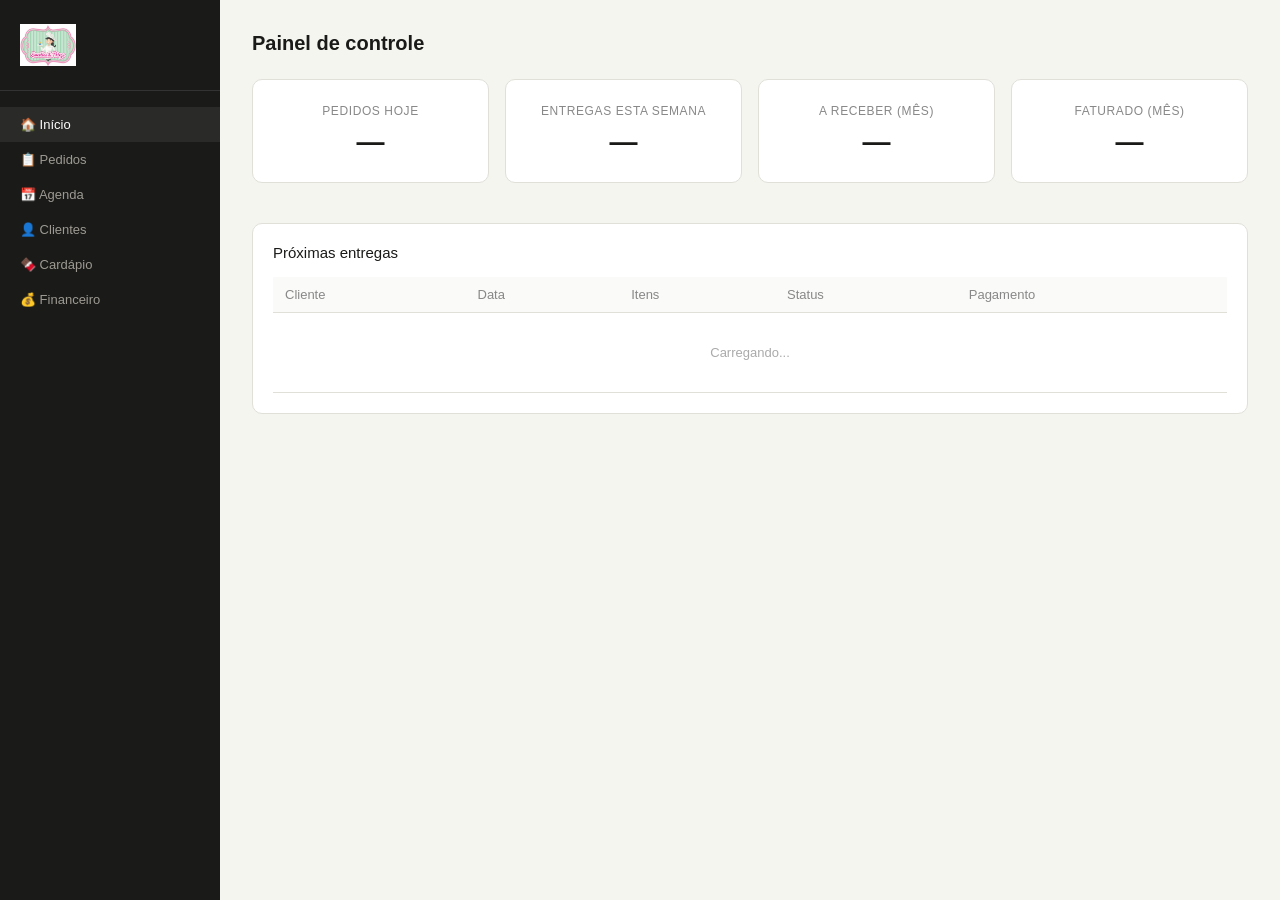
<file: index.html>
<!DOCTYPE html>
<html lang="pt-BR">
<head>
  <meta charset="UTF-8" />
  <meta name="viewport" content="width=device-width, initial-scale=1.0"/>
  <title>Confeitaria — Painel</title>
  <link rel="stylesheet" href="css/global.css" />
  <link rel="stylesheet" href="css/components.css" />
</head>
<body>

  <div class="layout">

    <!-- ===== MENU LATERAL ===== -->
    <aside class="sidebar">
      <div class="logo">
        <img src="portal/imgs/logotipo.png" alt="Confeitaria" class="sidebar-logo-img" />
      </div>
      <nav>
        <a href="index.html" class="active">🏠 Início</a>
        <a href="pages/pedidos.html">📋 Pedidos</a>
        <a href="pages/agenda.html">📅 Agenda</a>
        <a href="pages/clientes.html">👤 Clientes</a>
        <a href="pages/cardapio.html">🍫 Cardápio</a>
        <a href="pages/financeiro.html">💰 Financeiro</a>
      </nav>
    </aside>

    <!-- ===== CONTEÚDO PRINCIPAL ===== -->
    <main class="main-content">
      <h1 class="page-title">Painel de controle</h1>

      <!-- Resumo do dia -->
      <div class="summary-grid">
        <div class="card summary-card">
          <div class="summary-label">Pedidos hoje</div>
          <div class="summary-value" id="pedidos-hoje">—</div>
        </div>
        <div class="card summary-card">
          <div class="summary-label">Entregas esta semana</div>
          <div class="summary-value" id="entregas-semana">—</div>
        </div>
        <div class="card summary-card">
          <div class="summary-label">A receber (mês)</div>
          <div class="summary-value" id="a-receber">—</div>
        </div>
        <div class="card summary-card">
          <div class="summary-label">Faturado (mês)</div>
          <div class="summary-value" id="faturado-mes">—</div>
        </div>
      </div>

      <!-- Próximas entregas -->
      <div class="card" style="margin-top: 24px;">
        <h2 class="section-title">Próximas entregas</h2>
        <table>
          <thead>
            <tr>
              <th>Cliente</th>
              <th>Data</th>
              <th>Itens</th>
              <th>Status</th>
              <th>Pagamento</th>
            </tr>
          </thead>
          <tbody id="proximas-entregas">
            <tr><td colspan="5" class="empty-state">Carregando...</td></tr>
          </tbody>
        </table>
      </div>

    </main>
  </div>

  <script type="module" src="js/index.js"></script>
</body>
</html>
</file>
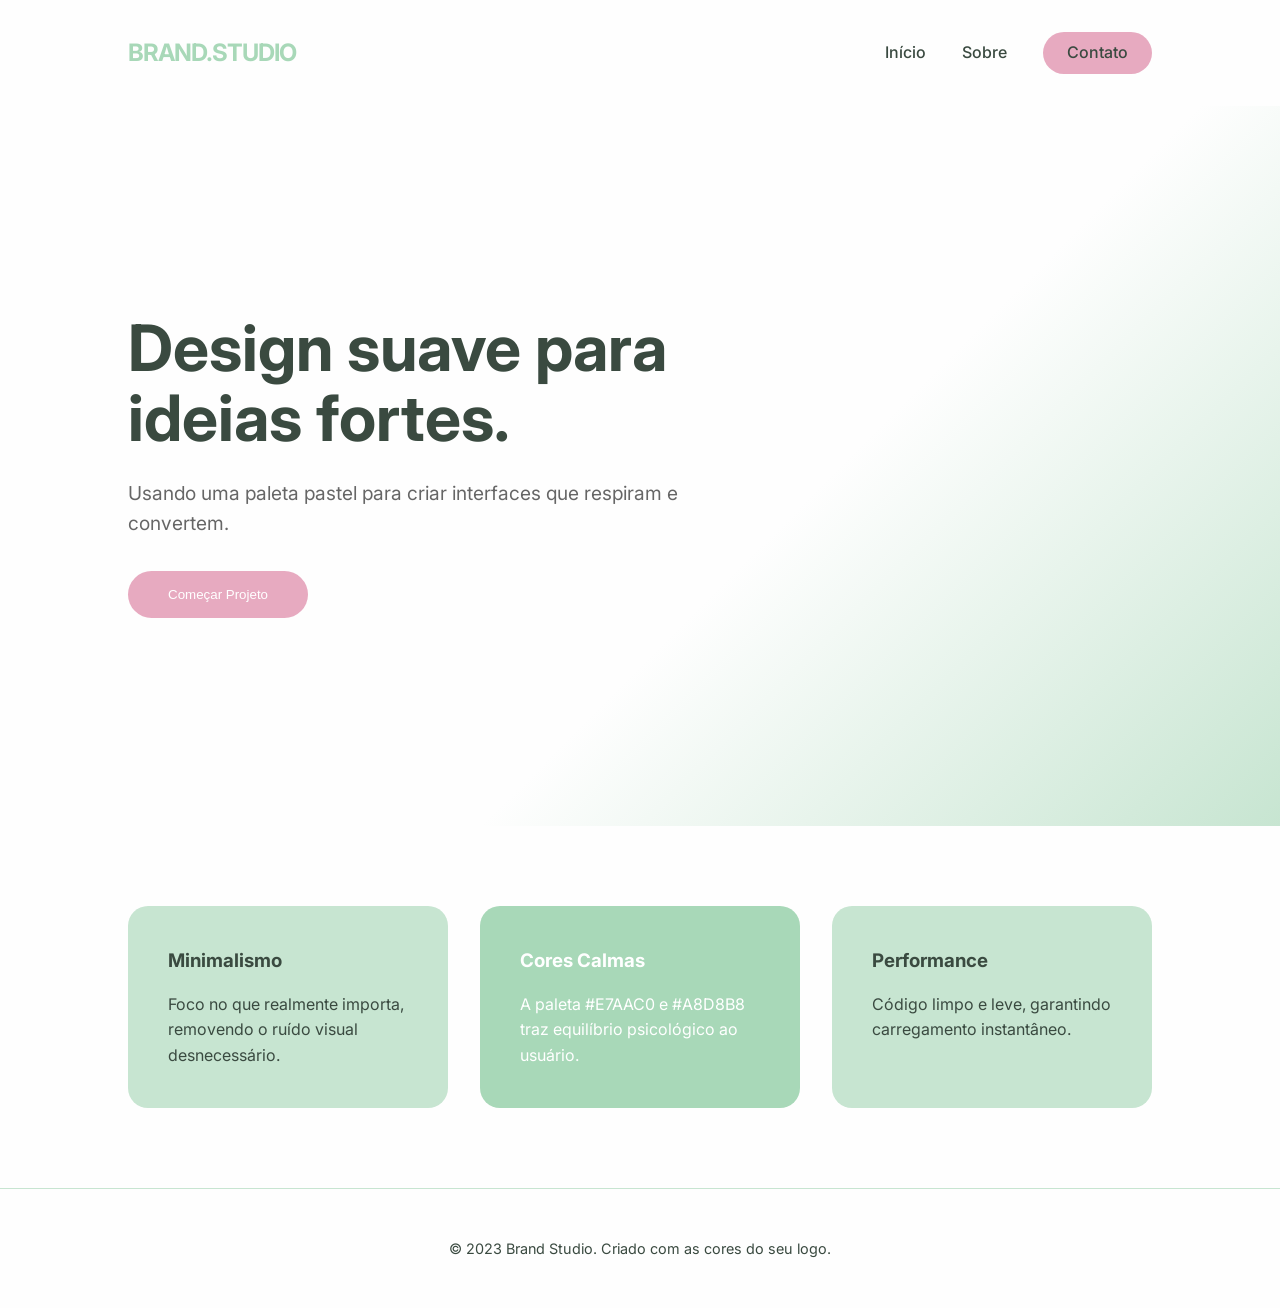
<file: Teste/index.html>
<!DOCTYPE html>
<html lang="pt-br">
<head>
    <meta charset="UTF-8">
    <meta name="viewport" content="width=device-width, initial-scale=1.0">
    <title>Landing Page Minimalista</title>
    <link href="https://fonts.googleapis.com/css2?family=Inter:wght@300;500;700&display=swap" rel="stylesheet">
    <style>
        :root {
            --pink: #E7AAC0;
            --light-mint: #C7E5D1;
            --sage: #A8D8B8;
            --white: #FEFEFE;
            --text-dark: #3a4a40;
        }

        * {
            margin: 0;
            padding: 0;
            box-sizing: border-box;
        }

        body {
            font-family: 'Inter', sans-serif;
            background-color: var(--white);
            color: var(--text-dark);
            line-height: 1.6;
            overflow-x: hidden;
        }

        /* Navbar */
        nav {
            padding: 2rem 10%;
            display: flex;
            justify-content: space-between;
            align-items: center;
            background-color: var(--white);
        }

        .logo {
            font-weight: 700;
            font-size: 1.5rem;
            color: var(--sage);
            letter-spacing: -1px;
        }

        .nav-links a {
            text-decoration: none;
            color: var(--text-dark);
            margin-left: 2rem;
            font-weight: 500;
            transition: color 0.3s;
        }

        .nav-links a:hover {
            color: var(--pink);
        }

        /* Hero Section */
        .hero {
            height: 80vh;
            display: flex;
            align-items: center;
            padding: 0 10%;
            background: linear-gradient(135deg, var(--white) 60%, var(--light-mint) 100%);
        }

        .hero-content {
            max-width: 600px;
        }

        .hero h1 {
            font-size: 4rem;
            line-height: 1.1;
            margin-bottom: 1.5rem;
            color: var(--text-dark);
        }

        .hero p {
            font-size: 1.2rem;
            margin-bottom: 2rem;
            color: #666;
        }

        .btn {
            display: inline-block;
            padding: 1rem 2.5rem;
            background-color: var(--pink);
            color: white;
            text-decoration: none;
            border-radius: 50px;
            font-weight: 500;
            transition: transform 0.3s, box-shadow 0.3s;
            border: none;
            cursor: pointer;
        }

        .btn:hover {
            transform: translateY(-3px);
            box-shadow: 0 10px 20px rgba(231, 170, 192, 0.4);
        }

        /* Features Section */
        .features {
            padding: 5rem 10%;
            display: grid;
            grid-template-columns: repeat(auto-fit, minmax(250px, 1fr));
            gap: 2rem;
        }

        .card {
            padding: 2.5rem;
            background-color: var(--light-mint);
            border-radius: 20px;
            transition: background 0.3s;
        }

        .card:nth-child(2) {
            background-color: var(--sage);
            color: white;
        }

        .card h3 {
            margin-bottom: 1rem;
        }

        /* Interatividade JS */
        .reveal {
            opacity: 0;
            transform: translateY(30px);
            transition: all 0.8s ease-out;
        }

        .reveal.active {
            opacity: 1;
            transform: translateY(0);
        }

        footer {
            padding: 3rem 10%;
            text-align: center;
            font-size: 0.9rem;
            border-top: 1px solid var(--light-mint);
        }
    </style>
</head>
<body>

    <nav>
        <div class="logo">BRAND.STUDIO</div>
        <div class="nav-links">
            <a href="#">Início</a>
            <a href="#">Sobre</a>
            <a href="#" class="btn" style="padding: 0.5rem 1.5rem;">Contato</a>
        </div>
    </nav>

    <section class="hero">
        <div class="hero-content reveal">
            <h1>Design suave para ideias fortes.</h1>
            <p>Usando uma paleta pastel para criar interfaces que respiram e convertem.</p>
            <button class="btn" onclick="showAlert()">Começar Projeto</button>
        </div>
    </section>

    <section class="features">
        <div class="card reveal">
            <h3>Minimalismo</h3>
            <p>Foco no que realmente importa, removendo o ruído visual desnecessário.</p>
        </div>
        <div class="card reveal">
            <h3>Cores Calmas</h3>
            <p>A paleta #E7AAC0 e #A8D8B8 traz equilíbrio psicológico ao usuário.</p>
        </div>
        <div class="card reveal">
            <h3>Performance</h3>
            <p>Código limpo e leve, garantindo carregamento instantâneo.</p>
        </div>
    </section>

    <footer>
        &copy; 2023 Brand Studio. Criado com as cores do seu logo.
    </footer>

    <script>
        // Função para revelar elementos ao scroll
        function reveal() {
            var reveals = document.querySelectorAll(".reveal");
            for (var i = 0; i < reveals.length; i++) {
                var windowHeight = window.innerHeight;
                var elementTop = reveals[i].getBoundingClientRect().top;
                var elementVisible = 150;
                if (elementTop < windowHeight - elementVisible) {
                    reveals[i].classList.add("active");
                }
            }
        }

        window.addEventListener("scroll", reveal);

        // Disparar uma vez no load
        window.onload = reveal;

        function showAlert() {
            alert("Botão clicado! As cores harmonizam muito bem.");
        }
    </script>
</body>
</html>
</file>
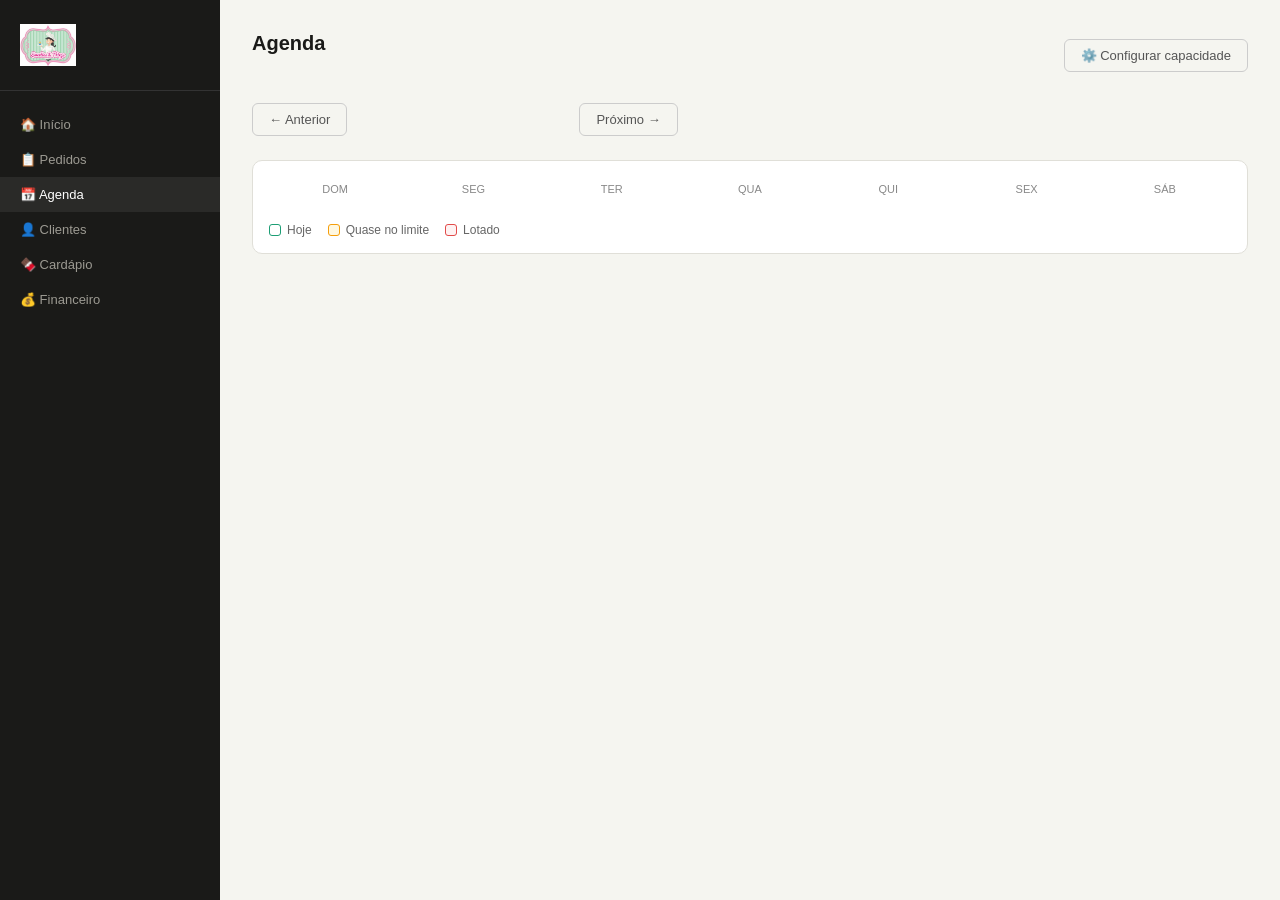
<file: pages/agenda.html>
<!DOCTYPE html>
<html lang="pt-BR">
<head>
  <meta charset="UTF-8" />
  <meta name="viewport" content="width=device-width, initial-scale=1.0"/>
  <title>Agenda — Confeitaria</title>
  <link rel="stylesheet" href="../css/global.css" />
  <link rel="stylesheet" href="../css/components.css" />
  <style>
    .calendario-nav {
      display: flex; align-items: center; gap: 16px; margin-bottom: 24px;
    }
    .calendario-nav h2 {
      font-size: 18px; font-weight: 500; min-width: 200px; text-align: center;
    }
    .calendario-grid {
      display: grid;
      grid-template-columns: repeat(7, 1fr);
      gap: 6px;
    }
    .calendario-header {
      text-align: center; font-size: 11px; font-weight: 500;
      color: #888; padding: 6px 0; text-transform: uppercase;
    }
    .dia-cell {
      min-height: 80px; padding: 6px;
      background: #fff; border: 0.5px solid #e0dfd8;
      border-radius: 8px; cursor: pointer;
      transition: border-color 0.15s;
    }
    .dia-cell:hover { border-color: #1a1a18; }
    .dia-cell.vazio { background: #fafaf8; cursor: default; }
    .dia-cell.hoje  { border-color: #1D9E75; border-width: 1.5px; }
    .dia-cell.lotado{ background: #fef2f2; border-color: #E24B4A; }
    .dia-cell.cheio { background: #fff8e1; border-color: #f59e0b; }
    .dia-numero {
      font-size: 13px; font-weight: 500; color: #1a1a18; margin-bottom: 4px;
    }
    .dia-pedidos {
      display: flex; flex-direction: column; gap: 2px;
    }
    .dia-tag {
      font-size: 10px; padding: 1px 5px; border-radius: 3px;
      background: #e8f4fd; color: #1a73e8;
      white-space: nowrap; overflow: hidden; text-overflow: ellipsis;
    }
    .dia-tag.em_producao { background: #fff8e1; color: #92400e; }
    .dia-tag.pronto      { background: #f3e8ff; color: #7c3aed; }
    .dia-tag.entregue    { background: #f0fdf4; color: #166534; }
    .dia-mais {
      font-size: 10px; color: #888; margin-top: 2px;
    }
    .legenda {
      display: flex; gap: 16px; flex-wrap: wrap;
      margin-top: 16px; font-size: 12px; color: #666;
    }
    .legenda-item { display: flex; align-items: center; gap: 6px; }
    .legenda-cor {
      width: 12px; height: 12px; border-radius: 3px; flex-shrink: 0;
    }

    /* Painel lateral de detalhes do dia */
    .detalhe-dia {
      display: none; margin-top: 24px;
    }
    .detalhe-dia.open { display: block; }
    .detalhe-header {
      display: flex; justify-content: space-between;
      align-items: center; margin-bottom: 12px;
    }

    @media (max-width: 768px) {
      .calendario-grid { grid-template-columns: repeat(7, 1fr); gap: 3px; }
      .dia-cell { min-height: 50px; padding: 4px; }
      .dia-tag  { display: none; }
    }
  </style>
</head>
<body>

  <div class="layout">

    <aside class="sidebar">
      <div class="logo">
        <img src="../portal/imgs/logotipo.png" alt="Confeitaria" class="sidebar-logo-img" />
      </div>
      <nav>
        <a href="../index.html">🏠 Início</a>
        <a href="pedidos.html">📋 Pedidos</a>
        <a href="agenda.html" class="active">📅 Agenda</a>
        <a href="clientes.html">👤 Clientes</a>
        <a href="cardapio.html">🍫 Cardápio</a>
        <a href="financeiro.html">💰 Financeiro</a>
      </nav>
    </aside>

    <main class="main-content">

      <div class="page-header">
        <h1 class="page-title">Agenda</h1>
        <button class="btn btn-outline" onclick="abrirConfigurarCapacidade()">
          ⚙️ Configurar capacidade
        </button>
      </div>

      <!-- Navegação do calendário -->
      <div class="calendario-nav">
        <button class="btn btn-outline" onclick="mudarMes(-1)">← Anterior</button>
        <h2 id="mes-titulo"></h2>
        <button class="btn btn-outline" onclick="mudarMes(1)">Próximo →</button>
      </div>

      <!-- Calendário -->
      <div class="card" style="padding: 16px">
        <div class="calendario-grid" id="calendario-header">
          <div class="calendario-header">Dom</div>
          <div class="calendario-header">Seg</div>
          <div class="calendario-header">Ter</div>
          <div class="calendario-header">Qua</div>
          <div class="calendario-header">Qui</div>
          <div class="calendario-header">Sex</div>
          <div class="calendario-header">Sáb</div>
        </div>
        <div class="calendario-grid" id="calendario-grid" style="margin-top:6px"></div>

        <div class="legenda">
          <div class="legenda-item">
            <div class="legenda-cor" style="background:#fff;border:1.5px solid #1D9E75"></div>
            Hoje
          </div>
          <div class="legenda-item">
            <div class="legenda-cor" style="background:#fff8e1;border:0.5px solid #f59e0b"></div>
            Quase no limite
          </div>
          <div class="legenda-item">
            <div class="legenda-cor" style="background:#fef2f2;border:0.5px solid #E24B4A"></div>
            Lotado
          </div>
        </div>
      </div>

      <!-- Detalhe do dia clicado -->
      <div class="card detalhe-dia" id="detalhe-dia">
        <div class="detalhe-header">
          <h2 class="section-title" id="detalhe-titulo" style="margin:0"></h2>
          <button class="btn btn-outline" onclick="fecharDetalhe()">Fechar</button>
        </div>
        <table>
          <thead>
            <tr>
              <th>Cliente</th>
              <th>Itens</th>
              <th>Valor</th>
              <th>Status</th>
              <th>Entrega</th>
            </tr>
          </thead>
          <tbody id="detalhe-lista"></tbody>
        </table>
      </div>

    </main>
  </div>

  <!-- Modal configurar capacidade -->
  <div class="modal-overlay" id="modal-capacidade">
    <div class="modal" style="max-width:420px">
      <div class="modal-header">
        <span class="modal-title">Configurar capacidade</span>
        <button class="modal-close" onclick="fecharCapacidade()">×</button>
      </div>
      <p style="font-size:13px;color:#666;margin-bottom:16px">
        Define quantos pedidos você aceita por dia. O padrão é 3.
        Para datas específicas (ex: feriados), configure individualmente.
      </p>
      <div class="form-group">
        <label>Data</label>
        <input type="date" id="cap-data" />
      </div>
      <div class="form-group">
        <label>Limite de pedidos neste dia</label>
        <input type="number" id="cap-limite" min="0" max="99" value="3" />
      </div>
      <div class="modal-footer">
        <button class="btn btn-outline" onclick="fecharCapacidade()">Cancelar</button>
        <button class="btn btn-primary" onclick="salvarCapacidade()">Salvar</button>
      </div>
    </div>
  </div>

  <div class="toast" id="toast"></div>
  <script type="module" src="../js/agenda.js"></script>
</body>
</html>
</file>
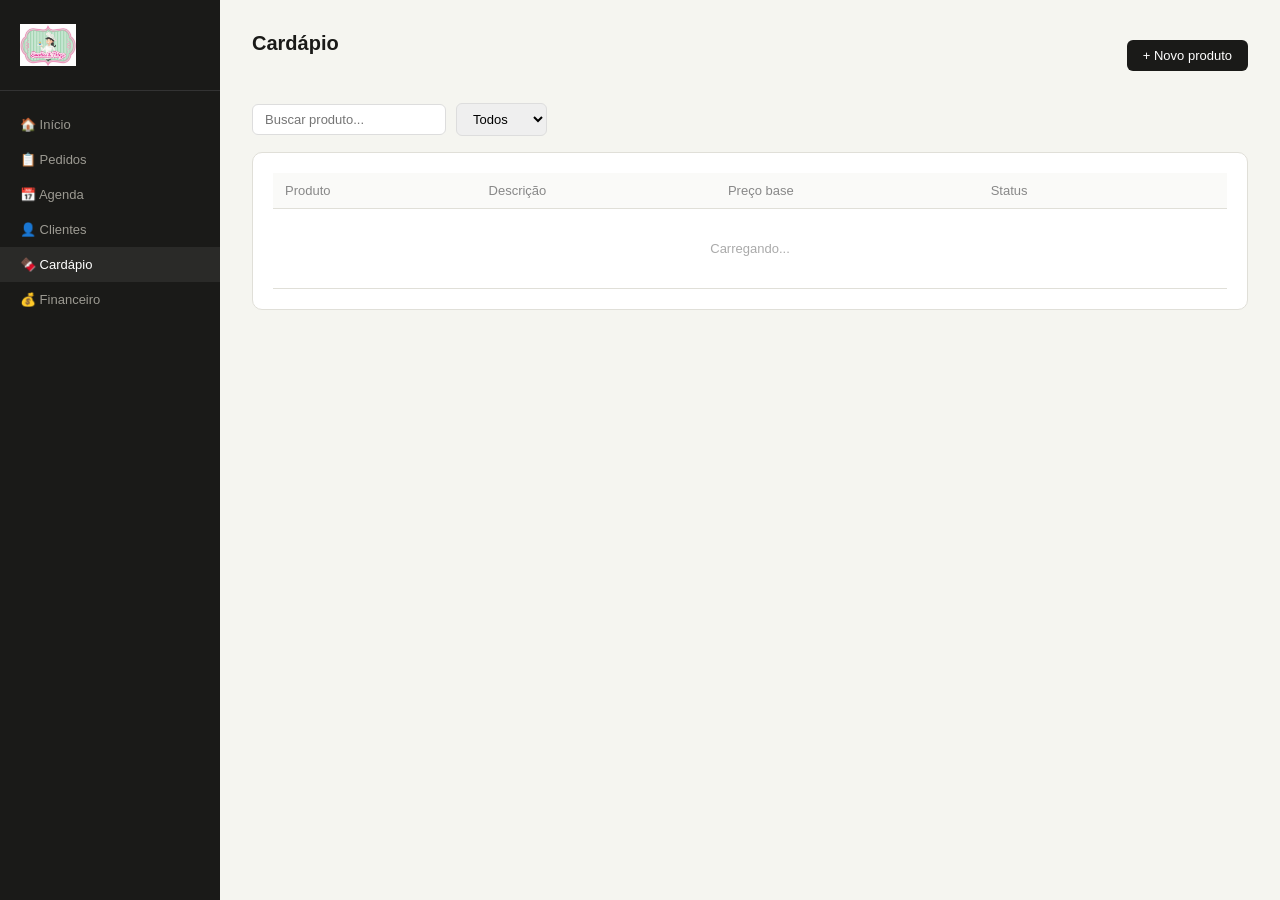
<file: pages/cardapio-26052026.html>
<!DOCTYPE html>
<html lang="pt-BR">
<head>
  <meta charset="UTF-8" />
  <meta name="viewport" content="width=device-width, initial-scale=1.0"/>
  <title>Cardápio — Confeitaria</title>
  <link rel="stylesheet" href="../css/global.css" />
  <link rel="stylesheet" href="../css/components.css" />
</head>
<body>

  <div class="layout">

    <!-- ===== MENU LATERAL ===== -->
    <aside class="sidebar">
      <div class="logo">
        <img src="../portal/imgs/logotipo.png" alt="Confeitaria" class="sidebar-logo-img" />
      </div>
      <nav>
        <a href="../index.html">🏠 Início</a>
        <a href="pedidos.html">📋 Pedidos</a>
        <a href="agenda.html">📅 Agenda</a>
        <a href="clientes.html">👤 Clientes</a>
        <a href="cardapio.html" class="active">🍫 Cardápio</a>
        <a href="financeiro.html">💰 Financeiro</a>
      </nav>
    </aside>

    <!-- ===== CONTEÚDO ===== -->
    <main class="main-content">

      <div class="page-header">
        <h1 class="page-title">Cardápio</h1>
        <button class="btn btn-primary" onclick="abrirModal()">+ Novo produto</button>
      </div>

      <!-- Filtro -->
      <div class="filters">
        <input type="text" id="busca" placeholder="Buscar produto..." oninput="filtrar()" />
        <select id="filtro-status" onchange="filtrar()">
          <option value="todos">Todos</option>
          <option value="ativo">Ativos</option>
          <option value="inativo">Inativos</option>
        </select>
      </div>

      <!-- Tabela de produtos -->
      <div class="card">
        <table>
          <thead>
            <tr>
              <th>Produto</th>
              <th>Descrição</th>
              <th>Preço base</th>
              <th>Status</th>
              <th></th>
            </tr>
          </thead>

          <tbody id="lista-produtos">
            <tr><td colspan="5" class="empty-state">Carregando...</td></tr>
          </tbody>
        </table>
      </div>

      <!-- Modal: novo/editar produto -->
      <div id="modal-overlay" class="modal-overlay" aria-hidden="true">
        <div class="modal" role="dialog" aria-modal="true" aria-labelledby="modal-titulo">
          <div class="modal-header">
            <h3 id="modal-titulo" class="modal-title">Novo produto</h3>
            <button class="modal-close" onclick="fecharModal()" aria-label="Fechar">✕</button>
          </div>

          <div class="modal-body">
            <input type="hidden" id="produto-id" />

            <label for="produto-nome">Nome</label>
            <input id="produto-nome" type="text" />

            <label for="produto-descricao">Descrição</label>
            <textarea id="produto-descricao" rows="3"></textarea>

            <label for="produto-preco">Preço base</label>
            <input id="produto-preco" type="number" step="0.01" min="0" />

            <label for="produto-ativo">Ativo</label>
            <select id="produto-ativo">
              <option value="true">Sim</option>
              <option value="false">Não</option>
            </select>
          </div>

          <div class="modal-footer">
            <button class="btn" onclick="fecharModal()">Cancelar</button>
            <button class="btn btn-primary" type="button" onclick="salvarProduto()">Salvar</button>
          </div>
        </div>
      </div>

      <div id="toast" class="toast" role="status" aria-live="polite"></div>

    </main>
  </div>

  <script type="module" src="../js/cardapio.js"></script>
</body>
</html>
</file>
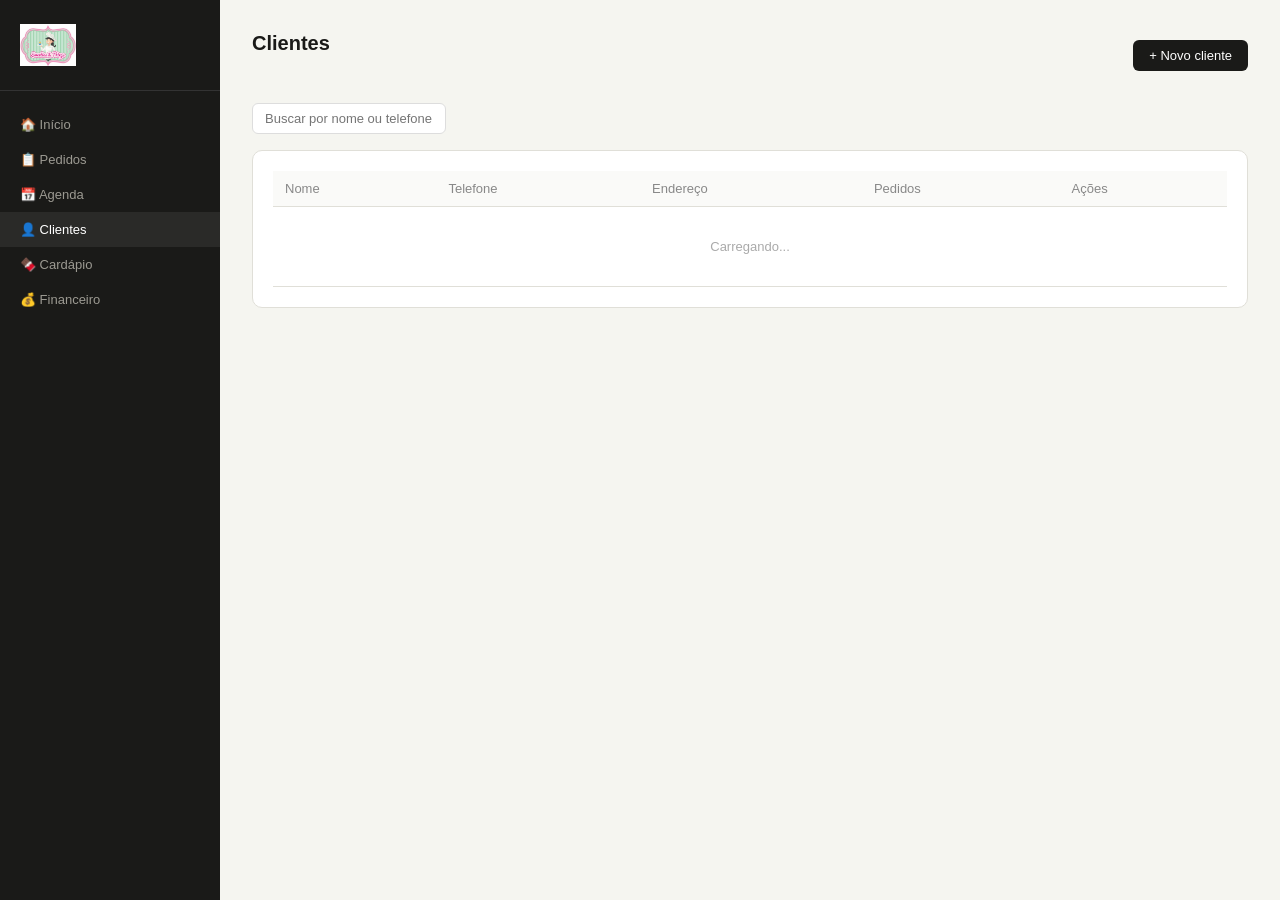
<file: pages/clientes.html>
<!DOCTYPE html>
<html lang="pt-BR">
<head>
  <meta charset="UTF-8" />
  <meta name="viewport" content="width=device-width, initial-scale=1.0"/>
  <title>Clientes — Confeitaria</title>
  <link rel="stylesheet" href="../css/global.css" />
  <link rel="stylesheet" href="../css/components.css" />
</head>
<body>

  <div class="layout">

    <!-- ===== MENU LATERAL ===== -->
    <aside class="sidebar">
      <div class="logo">
        <img src="../portal/imgs/logotipo.png" alt="Confeitaria" class="sidebar-logo-img" />
      </div>
      <nav>
        <a href="../index.html">🏠 Início</a>
        <a href="pedidos.html">📋 Pedidos</a>
        <a href="agenda.html">📅 Agenda</a>
        <a href="clientes.html" class="active">👤 Clientes</a>
        <a href="cardapio.html">🍫 Cardápio</a>
        <a href="financeiro.html">💰 Financeiro</a>
      </nav>
    </aside>

    <!-- ===== CONTEÚDO ===== -->
    <main class="main-content">

      <div class="page-header">
        <h1 class="page-title">Clientes</h1>
        <button class="btn btn-primary" onclick="abrirModal()">+ Novo cliente</button>
      </div>

      <!-- Filtro -->
      <div class="filters">
        <input type="text" id="busca"
          placeholder="Buscar por nome ou telefone..."
          oninput="filtrar()" />
      </div>

      <!-- Tabela -->
      <div class="card">
        <table>
          <thead>
            <tr>
              <th>Nome</th>
              <th>Telefone</th>
              <th>Endereço</th>
              <th>Pedidos</th>
              <th>Ações</th>
            </tr>
          </thead>
          <tbody id="lista-clientes">
            <tr><td colspan="5" class="empty-state">Carregando...</td></tr>
          </tbody>
        </table>
      </div>

    </main>
  </div>

  <!-- ===== MODAL ===== -->
  <div class="modal-overlay" id="modal-overlay">
    <div class="modal">
      <div class="modal-header">
        <span class="modal-title" id="modal-titulo">Novo cliente</span>
        <button class="modal-close" onclick="fecharModal()">×</button>
      </div>

      <input type="hidden" id="cliente-id" />

      <div class="form-group">
        <label>Nome completo *</label>
        <input type="text" id="cliente-nome" placeholder="Ex: Maria Silva" />
      </div>
      <div class="form-group">
        <label>Telefone / WhatsApp *</label>
        <input type="text" id="cliente-telefone" placeholder="Ex: (21) 99999-9999" />
      </div>
      <div class="form-group">
        <label>Endereço de entrega</label>
        <textarea id="cliente-endereco" rows="2"
          placeholder="Ex: Rua das Flores, 123 — Copacabana"></textarea>
      </div>

      <div class="modal-footer">
        <button class="btn btn-outline" onclick="fecharModal()">Cancelar</button>
        <button class="btn btn-primary" onclick="salvarCliente()">Salvar</button>
      </div>
    </div>
  </div>

  <!-- Modal histórico de pedidos -->
  <div class="modal-overlay" id="modal-historico">
    <div class="modal" style="max-width:620px">
      <div class="modal-header">
        <span class="modal-title" id="historico-titulo">Histórico de pedidos</span>
        <button class="modal-close" onclick="fecharHistorico()">×</button>
      </div>
      <table>
        <thead>
          <tr>
            <th>Data entrega</th>
            <th>Valor</th>
            <th>Status</th>
            <th>Pagamento</th>
          </tr>
        </thead>
        <tbody id="lista-historico">
          <tr><td colspan="4" class="empty-state">Carregando...</td></tr>
        </tbody>
      </table>
      <div class="modal-footer">
        <button class="btn btn-outline" onclick="fecharHistorico()">Fechar</button>
      </div>
    </div>
  </div>

  <div class="toast" id="toast"></div>

  <script type="module" src="../js/clientes.js"></script>
</body>
</html>
</file>
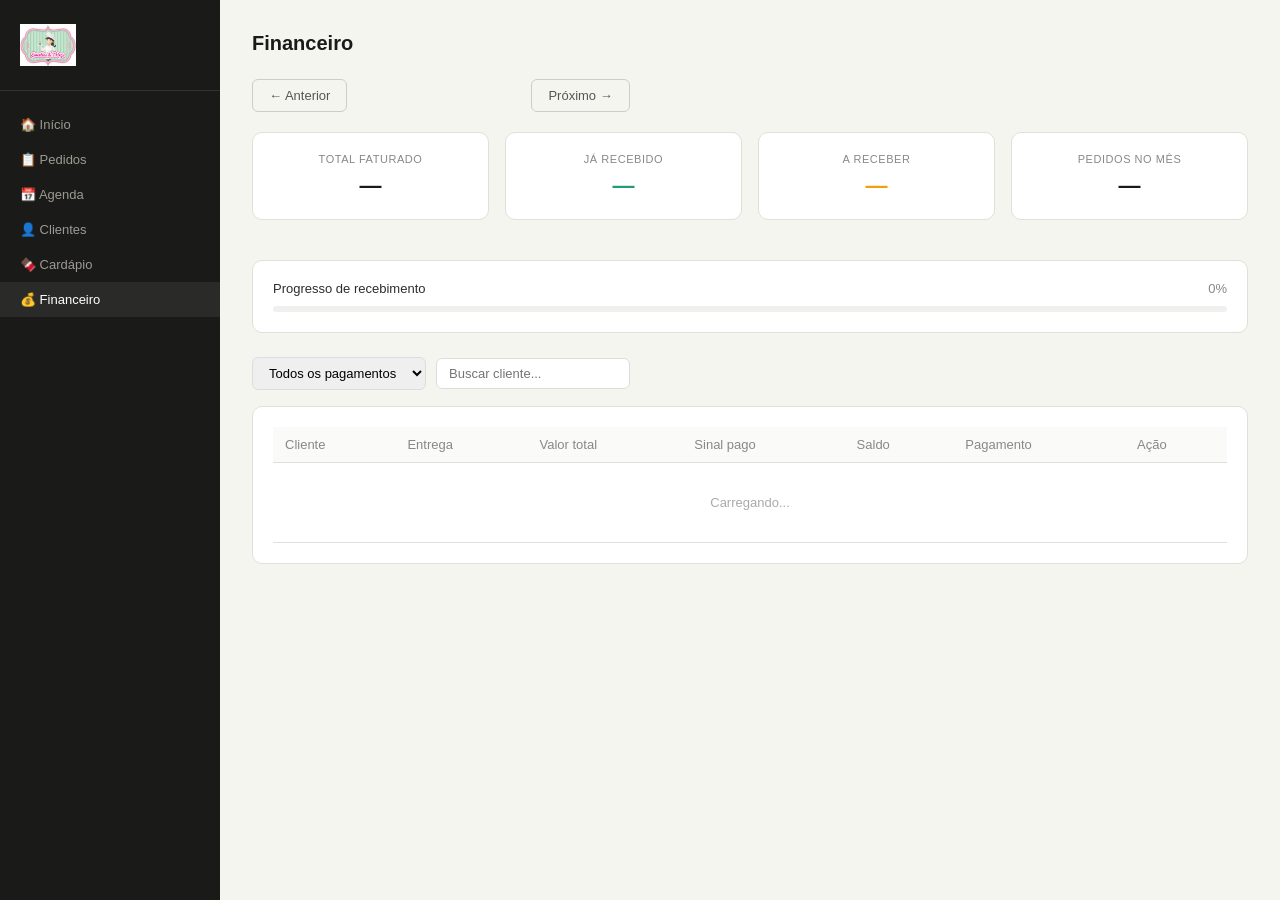
<file: pages/financeiro.html>
<!DOCTYPE html>
<html lang="pt-BR">
<head>
  <meta charset="UTF-8" />
  <meta name="viewport" content="width=device-width, initial-scale=1.0"/>
  <title>Financeiro — Confeitaria</title>
  <link rel="stylesheet" href="../css/global.css" />
  <link rel="stylesheet" href="../css/components.css" />
  <style>
    .resumo-grid {
      display: grid;
      grid-template-columns: repeat(auto-fit, minmax(160px, 1fr));
      gap: 16px;
      margin-bottom: 24px;
    }
    .resumo-card {
      text-align: center;
      padding: 20px 16px;
    }
    .resumo-label {
      font-size: 11px; color: #888; font-weight: 500;
      text-transform: uppercase; letter-spacing: 0.05em;
      margin-bottom: 8px;
    }
    .resumo-valor {
      font-size: 22px; font-weight: 600; color: #1a1a18;
    }
    .resumo-valor.verde  { color: #1D9E75; }
    .resumo-valor.vermelho { color: #E24B4A; }
    .resumo-valor.amarelo { color: #f59e0b; }
    .barra-pag {
      height: 6px; border-radius: 3px;
      background: #f0f0ee; margin-top: 10px; overflow: hidden;
    }
    .barra-pag-fill {
      height: 100%; border-radius: 3px;
      background: #1D9E75; transition: width 0.4s;
    }
    .nav-mes {
      display: flex; align-items: center; gap: 12px; margin-bottom: 20px;
    }
    .nav-mes h2 {
      font-size: 16px; font-weight: 500;
      min-width: 160px; text-align: center;
    }
    .pag-badge {
      display: inline-block; padding: 2px 8px;
      border-radius: 4px; font-size: 11px; font-weight: 500;
    }
    .pag-pago     { background: #f0fdf4; color: #166534; }
    .pag-sinal    { background: #fff8e1; color: #92400e; }
    .pag-pendente { background: #fef2f2; color: #E24B4A; }
  </style>
</head>
<body>

  <div class="layout">

    <aside class="sidebar">
      <div class="logo">
        <img src="../portal/imgs/logotipo.png" alt="Confeitaria" class="sidebar-logo-img" />
      </div>
      <nav>
        <a href="../index.html">🏠 Início</a>
        <a href="pedidos.html">📋 Pedidos</a>
        <a href="agenda.html">📅 Agenda</a>
        <a href="clientes.html">👤 Clientes</a>
        <a href="cardapio.html">🍫 Cardápio</a>
        <a href="financeiro.html" class="active">💰 Financeiro</a>
      </nav>
    </aside>

    <main class="main-content">

      <h1 class="page-title">Financeiro</h1>

      <!-- Navegação de mês -->
      <div class="nav-mes">
        <button class="btn btn-outline" onclick="mudarMes(-1)">← Anterior</button>
        <h2 id="mes-titulo"></h2>
        <button class="btn btn-outline" onclick="mudarMes(1)">Próximo →</button>
      </div>

      <!-- Cards de resumo -->
      <div class="resumo-grid">
        <div class="card resumo-card">
          <div class="resumo-label">Total faturado</div>
          <div class="resumo-valor" id="total-faturado">—</div>
        </div>
        <div class="card resumo-card">
          <div class="resumo-label">Já recebido</div>
          <div class="resumo-valor verde" id="total-recebido">—</div>
        </div>
        <div class="card resumo-card">
          <div class="resumo-label">A receber</div>
          <div class="resumo-valor amarelo" id="total-a-receber">—</div>
        </div>
        <div class="card resumo-card">
          <div class="resumo-label">Pedidos no mês</div>
          <div class="resumo-valor" id="total-pedidos">—</div>
        </div>
      </div>

      <!-- Barra de recebimento -->
      <div class="card" style="margin-bottom:24px">
        <div style="display:flex;justify-content:space-between;
          align-items:center;margin-bottom:8px">
          <span style="font-size:13px;font-weight:500">
            Progresso de recebimento
          </span>
          <span style="font-size:13px;color:#888" id="pct-recebido">0%</span>
        </div>
        <div class="barra-pag">
          <div class="barra-pag-fill" id="barra-fill" style="width:0%"></div>
        </div>
      </div>

      <!-- Filtro de status de pagamento -->
      <div class="filters" style="margin-bottom:16px">
        <select id="filtro-pag" onchange="filtrar()">
          <option value="todos">Todos os pagamentos</option>
          <option value="pendente">Pendentes</option>
          <option value="sinal_recebido">Sinal recebido</option>
          <option value="pago">Pagos</option>
        </select>
        <input type="text" id="busca-cliente"
          placeholder="Buscar cliente..."
          oninput="filtrar()" />
      </div>

      <!-- Tabela de pedidos do mês -->
      <div class="card">
        <table>
          <thead>
            <tr>
              <th>Cliente</th>
              <th>Entrega</th>
              <th>Valor total</th>
              <th>Sinal pago</th>
              <th>Saldo</th>
              <th>Pagamento</th>
              <th>Ação</th>
            </tr>
          </thead>
          <tbody id="lista-financeiro">
            <tr><td colspan="7" class="empty-state">Carregando...</td></tr>
          </tbody>
        </table>
      </div>

    </main>
  </div>

  <!-- Modal registrar pagamento -->
  <div class="modal-overlay" id="modal-pagamento">
    <div class="modal" style="max-width:420px">
      <div class="modal-header">
        <span class="modal-title">Registrar pagamento</span>
        <button class="modal-close" onclick="fecharPagamento()">×</button>
      </div>
      <p style="font-size:13px;color:#666;margin-bottom:16px"
        id="pag-info"></p>

      <input type="hidden" id="pag-pedido-id" />
      <input type="hidden" id="pag-valor-total" />

      <div class="form-group">
        <label>Valor recebido (R$) *</label>
        <input type="number" id="pag-valor" min="0" step="0.01" placeholder="0,00" />
      </div>
      <div class="form-group">
        <label>Forma de pagamento *</label>
        <select id="pag-forma">
          <option value="pix">Pix</option>
          <option value="ted">Transferência (TED)</option>
          <option value="dinheiro">Dinheiro</option>
          <option value="cartao">Cartão</option>
        </select>
      </div>
      <div class="form-group">
        <label>Tipo</label>
        <select id="pag-tipo">
          <option value="sinal">Sinal / Entrada</option>
          <option value="saldo">Saldo final</option>
          <option value="integral">Pagamento integral</option>
        </select>
      </div>

      <div class="modal-footer">
        <button class="btn btn-outline" onclick="fecharPagamento()">Cancelar</button>
        <button class="btn btn-success" onclick="confirmarPagamento()">Confirmar</button>
      </div>
    </div>
  </div>

  <div class="toast" id="toast"></div>
  <script type="module" src="../js/financeiro.js"></script>
</body>
</html>
</file>
<file: css/global.css>
/* ===== RESET E BASE ===== */
* {
  margin: 0;
  padding: 0;
  box-sizing: border-box;
}

body {
  font-family: 'Segoe UI', sans-serif;
  background-color: #f5f5f0;
  color: #2d2d2a;
  font-size: 14px;
}

/* ===== LAYOUT PRINCIPAL ===== */
.layout {
  display: flex;
  min-height: 100vh;
}

/* ===== MENU LATERAL ===== */
.sidebar {
  width: 220px;
  background-color: #1a1a18;
  color: #c2c0b6;
  padding: 24px 0;
  flex-shrink: 0;
  position: fixed;
  height: 100vh;
  overflow-y: auto;
}

.sidebar .logo {
  padding: 0 20px 24px;
  border-bottom: 0.5px solid #333;
}

.sidebar .logo img {
  display: block;
  max-width: 100%;
  height: 42px;
  object-fit: contain;
}

.sidebar nav { margin-top: 16px; }

.sidebar nav a {
  display: flex;
  align-items: center;
  gap: 10px;
  padding: 10px 20px;
  color: #9c9a92;
  text-decoration: none;
  font-size: 13px;
  transition: all 0.15s;
}

.sidebar nav a:hover,
.sidebar nav a.active {
  background-color: #2a2a28;
  color: #ffffff;
}

/* ===== ÁREA DE CONTEÚDO ===== */
.main-content {
  margin-left: 220px;
  padding: 32px;
  flex: 1;
}

.page-title {
  font-size: 20px;
  font-weight: 600;
  color: #1a1a18;
  margin-bottom: 24px;
}

/* ===== CARDS ===== */
.card {
  background: #ffffff;
  border: 0.5px solid #e0dfd8;
  border-radius: 10px;
  padding: 20px;
  margin-bottom: 16px;
}

/* ===== BOTÕES ===== */
.btn {
  padding: 8px 16px;
  border-radius: 6px;
  border: none;
  font-size: 13px;
  font-weight: 500;
  cursor: pointer;
  transition: opacity 0.15s;
}

.btn:hover { opacity: 0.85; }
.btn-primary { background: #1a1a18; color: #fff; }
.btn-success { background: #1D9E75; color: #fff; }
.btn-danger  { background: #E24B4A; color: #fff; }
.btn-outline { background: transparent; border: 0.5px solid #ccc; color: #555; }

/* ===== TABELAS ===== */
table { width: 100%; border-collapse: collapse; }
th, td { padding: 10px 12px; text-align: left; border-bottom: 0.5px solid #e0dfd8; font-size: 13px; }
th { font-weight: 500; color: #888; background: #fafaf8; }

/* ===== FORMULÁRIOS ===== */
.form-group { margin-bottom: 16px; }
.form-group label { display: block; font-size: 12px; font-weight: 500; color: #666; margin-bottom: 6px; }
.form-group input,
.form-group select,
.form-group textarea {
  width: 100%;
  padding: 8px 12px;
  border: 0.5px solid #ddd;
  border-radius: 6px;
  font-size: 13px;
  font-family: inherit;
  outline: none;
  transition: border-color 0.15s;
}
.form-group input:focus,
.form-group select:focus,
.form-group textarea:focus { border-color: #1a1a18; }

/* ===== BADGES DE STATUS ===== */
.badge { padding: 3px 10px; border-radius: 20px; font-size: 11px; font-weight: 500; }
.badge-recebido   { background: #e8f4fd; color: #1a73e8; }
.badge-confirmado { background: #e6f9f3; color: #1D9E75; }
.badge-producao   { background: #fff8e1; color: #f59e0b; }
.badge-pronto     { background: #f3e8ff; color: #7c3aed; }
.badge-entregue   { background: #f0fdf4; color: #166534; }
.badge-cancelado  { background: #fef2f2; color: #E24B4A; }

/* ===== RESPONSIVO (celular) ===== */
@media (max-width: 768px) {
  .sidebar { width: 100%; height: auto; position: relative; }
  .main-content { margin-left: 0; padding: 16px; }
  .layout { flex-direction: column; }
}
</file>
<file: css/components.css>
/* ===== SUMMARY GRID (cards do painel) ===== */
.summary-grid {
  display: grid;
  grid-template-columns: repeat(auto-fit, minmax(180px, 1fr));
  gap: 16px;
}

.summary-card {
  text-align: center;
  padding: 24px 16px;
}

.summary-label {
  font-size: 12px;
  color: #888;
  margin-bottom: 8px;
  font-weight: 500;
  text-transform: uppercase;
  letter-spacing: 0.05em;
}

.summary-value {
  font-size: 28px;
  font-weight: 600;
  color: #1a1a18;
}

/* ===== SECTION TITLE ===== */
.section-title {
  font-size: 15px;
  font-weight: 500;
  color: #1a1a18;
  margin-bottom: 16px;
}

/* ===== EMPTY STATE ===== */
.empty-state {
  text-align: center;
  color: #aaa;
  padding: 32px !important;
  font-size: 13px;
}

/* ===== MODAL ===== */
.modal-overlay {
  display: none;
  position: fixed;
  inset: 0;
  background: rgba(0,0,0,0.4);
  z-index: 100;
  align-items: center;
  justify-content: center;
}

.modal-overlay.open {
  display: flex;
}

.modal {
  background: #fff;
  border-radius: 12px;
  padding: 24px;
  width: 100%;
  max-width: 500px;
  max-height: 90vh;
  overflow-y: auto;
  margin: 16px;
}

.modal-header {
  display: flex;
  justify-content: space-between;
  align-items: center;
  margin-bottom: 20px;
}

.modal-title {
  font-size: 16px;
  font-weight: 500;
}

.modal-close {
  background: none;
  border: none;
  font-size: 20px;
  cursor: pointer;
  color: #888;
  line-height: 1;
}

.modal-footer {
  display: flex;
  justify-content: flex-end;
  gap: 8px;
  margin-top: 20px;
}

/* ===== TOAST (notificações) ===== */
.toast {
  position: fixed;
  bottom: 24px;
  right: 24px;
  background: #1a1a18;
  color: #fff;
  padding: 12px 20px;
  border-radius: 8px;
  font-size: 13px;
  opacity: 0;
  transform: translateY(8px);
  transition: all 0.2s;
  z-index: 200;
}

.toast.show {
  opacity: 1;
  transform: translateY(0);
}

.toast.success { background: #1D9E75; }
.toast.error   { background: #E24B4A; }

/* ===== FILTROS ===== */
.filters {
  display: flex;
  gap: 10px;
  flex-wrap: wrap;
  margin-bottom: 16px;
  align-items: center;
}

.filters input,
.filters select {
  padding: 7px 12px;
  border: 0.5px solid #ddd;
  border-radius: 6px;
  font-size: 13px;
  font-family: inherit;
  outline: none;
}

.filters input:focus,
.filters select:focus { border-color: #1a1a18; }

/* ===== TOPO DA PÁGINA ===== */
.page-header {
  display: flex;
  justify-content: space-between;
  align-items: center;
  margin-bottom: 24px;
}

/* ===== RESPONSIVO ===== */
@media (max-width: 768px) {
  .summary-grid { grid-template-columns: repeat(2, 1fr); }
  .page-header { flex-direction: column; align-items: flex-start; gap: 12px; }
  .filters { flex-direction: column; align-items: stretch; }
}
</file>
